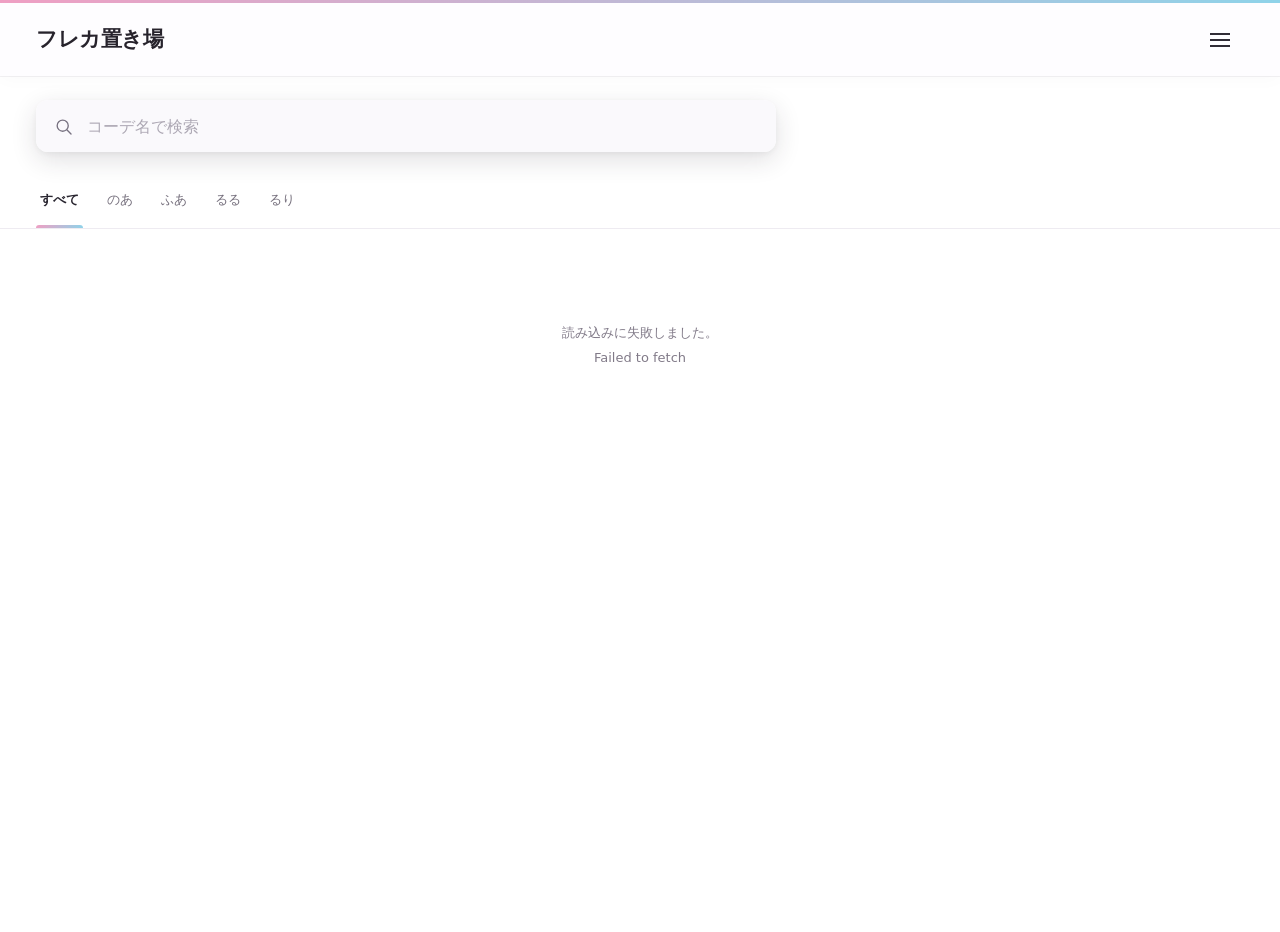
<file: index.html>
<!doctype html><html lang="ja"><head><meta charset="UTF-8"><meta name="viewport" content="width=device-width,initial-scale=1"><meta name="theme-color" content="#ffffff"><title>フレカ置き場 - のあ</title><link rel="stylesheet" href="assets/style.css?v=floating-search-only-20261124"></head><body data-page="view"><div id="app"></div><script src="assets/config.js?v=site-c-gas-cutover-20261123"></script><script src="assets/core.js?v=site-c-admin-selector-fix-20261123"></script><script src="assets/view.js?v=site-c-public-newest-first-20261123"></script></body></html>
</file>
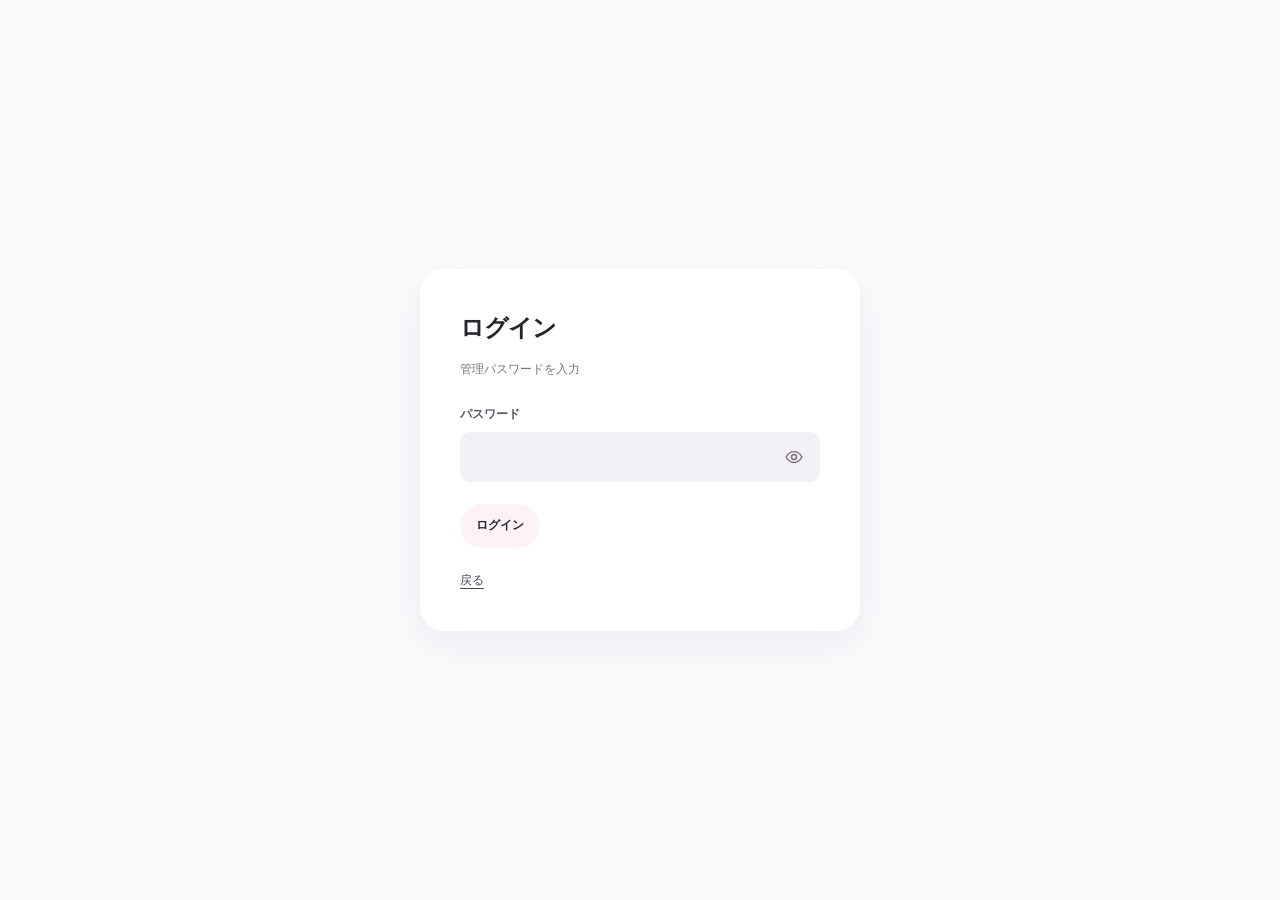
<file: edit.html>
<!doctype html><html lang="ja"><head><meta charset="UTF-8"><meta name="viewport" content="width=device-width,initial-scale=1"><meta name="theme-color" content="#ffffff"><title>フレカ置き場 - のあ</title><link rel="stylesheet" href="assets/style.css?v=admin-floating-search-20261124"></head><body data-page="edit"><div id="app"></div><script src="assets/config.js?v=site-c-gas-cutover-20261123"></script><script src="assets/core.js?v=site-c-admin-selector-fix-20261123"></script><script src="assets/edit.js?v=login-copy-and-tab-title-20261123"></script></body></html>
</file>
<file: assets/style.css>
/*
 * Site D — 4.11B / Material-inspired minimal layout
 * A alternative remains entirely separate as v4.10.
 * The same JS, data contracts, page routes, and accessibility semantics are retained.
 * Design principle: whitespace first, lines only when needed, accent only as state.
 */
@property --theme-color { syntax: '<color>'; inherits: true; initial-value: #eaa1bf; }
:root {
  --theme-background: #eaa1bf;
  --old-theme-background: #eaa1bf;
  --theme-color: #eaa1bf;
  --theme-on: #171717;
  --theme-soft: rgba(234,161,191,.13);
  --theme-line: rgba(234,161,191,.35);
  --txt: #25232b;
  --muted: #77747f;
  --quiet: #9895a0;
  --line: #eeebf1;
  --line-strong: #ddd9e2;
  --bg: #faf9fc;
  --surface: #ffffff;
  --surface-soft: #f3f1f6;
  --surface-active: #f0ecf5;
  --danger: #b04452;
  --radius-small: 8px;
  --radius-medium: 12px;
  --radius-dialog: 24px;
  --ease: cubic-bezier(.2,.75,.25,1);
}
* { box-sizing: border-box; }
html { scroll-behavior: smooth; }
body {
  margin: 0;
  min-width: 320px;
  background: var(--surface);
  color: var(--txt);
  font: 14px/1.6 'Noto Sans JP','Hiragino Kaku Gothic ProN', 'Yu Gothic', system-ui, sans-serif;
  font-weight: 400;
  -webkit-font-smoothing: antialiased;
}
body[data-page="view"] { padding-bottom: 32px; }
button,input,textarea,select { font: inherit; }
button { cursor: pointer; -webkit-tap-highlight-color: transparent; }
button:disabled { opacity: .38; cursor: default; }
button:focus-visible, input:focus-visible, select:focus-visible, textarea:focus-visible, a:focus-visible, .ownership-option:focus-within {
  outline: 2px solid #6b5b81; outline-offset: 3px;
}
a { color: inherit; }
svg { width: 20px; height: 20px; fill: none; stroke: currentColor; stroke-width: 1.7; stroke-linecap: round; stroke-linejoin: round; }
.hidden { display: none !important; }
#app { min-height: 100dvh; }

/* 1 — Top app bar: flat surface, small dynamic theme rule (no decorations). */
.app-header { position: sticky; top: 0; z-index: 30; background: var(--surface); }
.title-bar { position: relative; isolation: isolate; background: var(--surface); color: var(--txt); }
.title-bar::after { content: ''; position: absolute; top: 0; left: 0; right: 0; height: 4px; background: var(--theme-background); z-index: 1; }
.title-bar::before { content:''; position:absolute; inset: 0 0 auto; height: 4px; z-index:2; pointer-events:none; background:var(--old-theme-background); opacity: 0; }
.theme-changing .title-bar::before { animation: b-accent-crossfade 700ms ease both; }
@keyframes b-accent-crossfade { from { opacity: 1; } to { opacity: 0; } }
.header-inner { max-width: 1440px; min-height: 76px; margin: auto; padding: 12px 36px 9px; display: flex; align-items: center; justify-content: space-between; gap: 16px; }
.app-title { font-size: 21px; font-weight: 700; letter-spacing: -.025em; color: #27232c; }
.header-actions,.view-header-actions { display:flex; align-items:center; gap:14px; }
.header-date { color:var(--muted); white-space:nowrap; font-size: 11px; letter-spacing: .02em; }
.hamburger { width: 48px; height: 48px; display:flex; flex-direction:column; align-items:center; justify-content:center; gap:5px; border:0; background:transparent; color:#302c36; padding:9px; border-radius:24px; transition:background 180ms ease; }
.hamburger:hover,.hamburger[aria-expanded="true"] { background:var(--surface-soft); }
.hamburger span { width:21px; height:2px; display:block; background:currentColor; border-radius:3px; transition:transform 250ms var(--ease),opacity 180ms ease; }
.hamburger[aria-expanded="true"] span:first-child { transform:translateY(7px) rotate(45deg); }
.hamburger[aria-expanded="true"] span:nth-child(2) { opacity:0; }
.hamburger[aria-expanded="true"] span:last-child { transform:translateY(-7px) rotate(-45deg); }

/* 2 — Modal navigation sheet; keeps the exact original hamburger behaviors. */
.menu-scrim { position:fixed; inset:0; z-index:79; background:rgba(22,18,30,.27); opacity:0; visibility:hidden; pointer-events:none; transition:opacity 300ms ease,visibility 0s linear 310ms; }
.hamburger-panel { position:fixed; right:0; top:0; bottom:0; z-index:80; width:min(344px, calc(100vw - 36px)); display:flex; flex-direction:column; gap:2px; padding:108px 20px 32px; overflow-y:auto; background:var(--surface); box-shadow:-14px 0 55px rgba(34,27,47,.12); opacity:0; transform:translateX(28px); visibility:hidden; pointer-events:none; transition:opacity 260ms ease,transform 300ms var(--ease),visibility 0s linear 310ms; }
.hamburger-panel::before { content:'メニュー'; position:absolute; top:42px; left:36px; font-size:21px; font-weight:700; letter-spacing:-.02em; }
.hamburger-panel :is(a,button) { display:block; width:100%; border:0; border-radius:12px; padding:15px 18px; text-align:left; color:#433e49; font-size:14px; font-weight:500; background:transparent; text-decoration:none; transition:background-color 180ms ease; }
.hamburger-panel :is(a,button):hover { background:#f3f1f6; }
.hamburger-panel .selected { background:var(--theme-soft); font-weight:700; }
/* Close control floats above the drawer, independent of the sliding sheet.
   Its bounds are taken from the header hamburger at the moment of opening. */
.drawer-close {
  position: fixed;
  z-index: 83;
  display: grid;
  place-items: center;
  padding: 0;
  border: 0;
  border-radius: 50%;
  background: transparent;
  color: #302c36;
  font-size: 28px;
  font-weight: 300;
  line-height: 1;
  opacity: 0;
  visibility: hidden;
  pointer-events: none;
  transform: scale(.92);
  transition: opacity 180ms ease, transform 240ms var(--ease), visibility 0s linear 250ms, background-color 180ms ease;
}
.drawer-close.is-open {
  opacity: 1;
  visibility: visible;
  pointer-events: auto;
  transform: scale(1);
  transition-delay: 0s;
}
.drawer-close:hover { background: var(--surface-soft); }
.drawer-close:focus-visible { outline: 2px solid #6b5b81; outline-offset: -3px; }

.hamburger-panel > a:first-of-type { border-bottom:1px solid var(--line); border-radius:0; margin-bottom:12px; padding-bottom:23px; }
.hamburger-panel > a:first-of-type:hover { background:var(--surface-soft); border-radius:12px; }
.menu-scrim.is-open,.hamburger-panel.is-open { opacity:1; visibility:visible; pointer-events:auto; transition-delay:0ms; }
.hamburger-panel.is-open { transform:translateX(0); }

/* 3 — Search and filters: whitespace, no decorated input borders. */
.container { max-width:1440px; margin:0 auto; padding:24px 36px; }
.search { max-width:740px; min-height:52px; display:flex; align-items:center; gap:14px; padding:0 18px; background:var(--surface-soft); border:0; border-radius:var(--radius-medium); box-shadow:none; transition:background 200ms ease,box-shadow 200ms ease; }
.search:focus-within { background:#eeebf3; box-shadow:inset 0 -2px #777086; }
.search svg { color:#777280; width:19px; height:19px; flex-shrink:0; }
.search input { flex:1; min-width:0; padding:13px 0; background:transparent; color:var(--txt); border:0; outline:0; font-size:16px; }
.search input::placeholder { color:#86818e; }
.desktop-tabs { max-width:1440px; margin:auto; padding:0 36px; display:flex; align-items:stretch; gap:20px; overflow-x:auto; scrollbar-width:none; border-bottom:1px solid var(--line); }
.desktop-tabs::-webkit-scrollbar { display:none; }
.char-tab { position:relative; flex-shrink:0; white-space:nowrap; border:0; border-radius:0; background:transparent!important; padding:12px 4px 15px; min-height:52px; color:#77717e; font-size:13px; font-weight:500; transition:color 230ms ease; }
.char-tab::after { content:''; position:absolute; left:0; right:0; height:3px; bottom:0; border-radius:3px 3px 0 0; background:var(--theme-background); transform:scaleX(0); transform-origin:center; transition:transform 280ms var(--ease); }
.char-tab:hover { color:#34303b; }
.char-tab.active { color:#292630; font-weight:700; }
.char-tab.active::after { transform:scaleX(1); }

/* 4 — Public gallery: image-led, not a grid of framed rectangles. */
.card-grid { display:grid; grid-template-columns:repeat(2,minmax(0,1fr)); gap:26px 16px; align-items:start; }
.freca-card { min-width:0; background:transparent; border:0; border-radius:0; box-shadow:none; overflow:visible; }
.card-picture { background:#f2f0f5; aspect-ratio:59 / 86; overflow:hidden; border-radius:7px; display:flex; align-items:center; justify-content:center; cursor:zoom-in; transition:box-shadow 220ms ease; }
.card-picture img { width:100%; height:100%; object-fit:cover; transition:transform 300ms var(--ease); }
.freca-card:hover .card-picture { box-shadow:0 6px 18px rgba(36,29,43,.08); }
.freca-card:hover .card-picture img { transform:scale(1.018); }
.card-detail { padding:11px 2px 0; }
.card-chara { color:#292530; font-size:13px; font-weight:650; line-height:1.45; }
.card-code { color:#76717d; font-size:12px; line-height:1.55; margin-top:4px; overflow-wrap:anywhere; }
.empty-image { display:flex; flex-direction:column; align-items:center; justify-content:center; gap:8px; color:#a29da9; }
.empty-image span { font-size:26px; font-weight:300; }
.empty-image small { font-size:12px; }
.placeholder-panel { grid-column:1 / -1; text-align:center; padding:68px 12px; color:#817a88; font-size:13px; background:transparent; border:0; border-radius:0; box-shadow:none; line-height:1.9; }
.pager { display:flex; justify-content:center; gap:6px; flex-wrap:wrap; margin:24px auto; }
.pager button { width:42px; height:42px; border:0; border-radius:50%; background:transparent; color:#77717e; }
.pager button:hover { background:#f0eef3; }
.pager button.active { color:#242029; background:var(--theme-soft); font-weight:700; }
.pager-ellipsis { display:grid; place-items:center; width:28px; color:#9a95a1; }
.bottom-nav { display:none; }

/* 5 — Forms and simple actions. The only filled actions are primary. */
.btn { min-height:40px; padding:9px 16px; border:0; border-radius:22px; color:#544d5b; background:var(--surface-soft); font-size:12px; font-weight:600; transition:background 160ms ease,transform 160ms ease; }
.btn:hover { background:#eae6ef; }
.btn:active,.tiny-btn:active { transform:scale(.982); }
.btn.primary { color:#28232e; background:var(--theme-soft); font-weight:700; }
.btn.primary:hover { filter:brightness(.97); }
.btn.danger,.tiny-btn.danger { color:var(--danger); }
.tiny-btn { background:transparent; border:0; border-radius:18px; padding:7px 13px; font-size:12px; font-weight:500; color:#5c5663; transition:background 180ms ease, transform 180ms ease; }
.tiny-btn:hover { background:var(--surface-soft); }
.row { display:flex; align-items:center; flex-wrap:wrap; gap:8px; }
.row.between { justify-content:space-between; }
.note { margin:0; font-size:12px; line-height:1.8; color:var(--muted); font-weight:400; }
.section-head { display:flex; align-items:center; justify-content:space-between; gap:16px; margin:6px 0 20px; }
.section-head h2 { margin:0; color:#292531; font-size:22px; font-weight:700; letter-spacing:-.035em; line-height:1.35; }
.section-head h2 small { font-size:12px; font-weight:400; margin-left:8px; letter-spacing:0; }

/* 6 — Auth: compact neutral form, only one elevated functional surface. */
.auth-screen { min-height:100dvh; display:grid; place-items:center; padding:32px 16px; background:var(--bg); }
.login-panel { width:min(440px,100%); padding:40px; background:#fff; border:0; border-radius:24px; box-shadow:0 14px 40px rgba(36,30,45,.06); }
.login-panel h1 { margin:0 0 12px; font-size:24px; letter-spacing:-.035em; }
.login-panel form { margin-top:24px; }
.login-panel .btn { margin-top:4px; min-height:44px; }
.login-panel > .note:last-child { margin-top:22px; }
.login-panel a { color:#4c4359; text-underline-offset:4px; }
.login-panel .password-control{display:block;position:relative;width:100%;}
.login-panel .password-control input{padding-right:58px;}
.login-panel .password-peek{position:absolute;top:0;right:0;bottom:0;width:52px;display:grid;place-items:center;border:0;border-radius:0 10px 10px 0;background:transparent;color:#77717e;cursor:pointer;touch-action:none;-webkit-user-select:none;user-select:none;padding:0;}
.login-panel .password-peek[aria-pressed="true"]{color:#28252e;}
.login-panel .password-peek:focus-visible{outline:2px solid #777086;outline-offset:-3px;}
.field { display:grid; gap:8px; margin:18px 0; font-size:12px; font-weight:650; color:#5d5865; }
.field input,.field select,.field textarea { width:100%; min-height:48px; border:0; border-radius:10px; background:var(--surface-soft); color:#28252e; padding:12px 14px; font-size:16px; outline:0; }
.field textarea { min-height:100px; resize:vertical; line-height:1.7; }
.field input:focus,.field select:focus,.field textarea:focus { box-shadow:inset 0 -2px #777086; }

/* 7 — Edit dashboard, understated hierarchy and flat item rows. */
.admin-shell { width:min(100%,1320px); margin:0 auto; padding:36px 38px 90px; }
.animated-content { animation:b-content-fade 230ms ease both; }
@keyframes b-content-fade { from { opacity:.7; transform:translateY(5px); } to { opacity:1; transform:translateY(0); } }
.admin-shell .search { margin-bottom:16px; max-width:740px; }
.sub-tabs { display:flex; width:fit-content; align-items:center; gap:26px; margin:0 0 36px; border-bottom:1px solid var(--line-strong); }
.sub-tab { position:relative; border:0; border-radius:0; color:#77717e; background:transparent; padding:10px 0 14px; min-height:44px; font-size:14px; font-weight:500; }
.sub-tab.active { color:#2b2731; font-weight:700; }
.sub-tab.active::after { content:''; position:absolute; height:3px; bottom:-1px; left:0; right:0; border-radius:3px; background:var(--theme-background); }
.character-filter { display:flex; align-items:center; gap:10px; width:100%; margin:14px 0 26px; min-height:44px; }
.filter-all { flex:0 0 auto; min-width:60px; }
.filter-scroll { display:flex; gap:4px; flex:1; min-width:0; overflow-x:auto; scrollbar-width:none; padding:0; overscroll-behavior-inline:contain; }
.filter-scroll::-webkit-scrollbar { display:none; }
.filter-pill { position:relative; flex:0 0 auto; border:0; background:transparent; color:#706a77; padding:10px 16px; border-radius:24px; min-height:42px; white-space:nowrap; font-size:12px; font-weight:500; transition:background-color 200ms ease, color 200ms ease; }
.filter-pill.active { background:var(--item-soft); color:#25222c; font-weight:700; }
.filter-pill:hover { background:#f3f1f6; }
.admin-card-grid { display:grid; grid-template-columns:repeat(2,minmax(0,1fr)); gap:28px 18px; margin-top:28px; }
.admin-card { min-width:0; background:transparent; border:0; border-radius:0; box-shadow:none; overflow:visible; }
.admin-image { display:grid; place-items:center; height:190px; background:#f1eff4; border-radius:7px; cursor:zoom-in; overflow:hidden; }
.admin-image img { width:100%; height:100%; object-fit:cover; }
.admin-card-body { padding:13px 2px; }
.admin-title { font-size:14px; font-weight:650; overflow-wrap:anywhere; }
.admin-sub { font-size:12px; color:var(--muted); margin:4px 0 8px; }

/* 8 — Ownership: one row per outfit, chips only for printed characters. */
.owned-grid { display:grid; grid-template-columns:repeat(1,minmax(0,1fr)); gap:0; margin-top:22px; }
.owned-card { padding:20px 1px 21px; border:0; border-radius:0; border-bottom:1px solid var(--line); background:transparent; box-shadow:none; }
.owned-card strong { font-size:15px; font-weight:650; }
.owned-card > .note { margin-top:2px; }
.chip-row { display:flex; flex-wrap:wrap; gap:8px; margin:13px 0 4px; }
.chip { display:inline-flex; align-items:center; gap:4px; padding:4px 12px; background:var(--item-soft); color:#3c3743; border:0; border-radius:19px; font-size:11px; font-weight:500; }
.owned-card .row { margin-top:12px; }

/* 9 — Print plans: section label and hairline separators instead of panels. */
.plan-heading { margin:42px 0 16px; font-size:20px; font-weight:700; letter-spacing:-.03em; }
.plan-set { margin:0 0 30px; background:transparent; border:0; border-radius:0; box-shadow:none; overflow:visible; }
.plan-set-head { display:flex; justify-content:flex-start; padding:12px 1px 10px; background:transparent; color:#77717d; border-bottom:1px solid var(--line-strong); font-size:12px; font-weight:600; }
.plan-item { display:flex; align-items:center; gap:14px; padding:16px 1px; min-width:0; border-bottom:1px solid var(--line); }
.plan-item input[type=checkbox] { flex:0 0 auto; width:19px; height:19px; accent-color:#655d70; cursor:pointer; }
.plan-content { min-width:0; flex:1; overflow:hidden; }
.plan-item .name { color:#33303b; font-weight:600; font-size:14px; overflow:hidden; text-overflow:ellipsis; white-space:nowrap; }

.plan-note { font-size:12px; margin-top:3px; color:#898590; line-height:1.5; white-space:nowrap; overflow:hidden; text-overflow:ellipsis; }
.plan-actions { flex:0 0 auto; display:flex; align-items:center; gap:0; flex-wrap:nowrap; }
.plan-actions .tiny-btn { font-size:11px; padding:8px 11px; min-width:40px; }
@keyframes b-check-pop { 0%{transform:scale(.85)} 65%{transform:scale(1.09)} 100%{transform:scale(1)} }
.plan-item.just-checked input[type=checkbox] { animation:b-check-pop 200ms ease-out; }

/* 10 — Color settings: flat editable rows with an intentional preview swatch. */
.color-grid { display:grid; grid-template-columns:repeat(1,minmax(0,1fr)); gap:0 36px; margin-top:18px; }
.color-card { border:0; border-radius:0; border-bottom:1px solid var(--line); background:transparent; padding:22px 0 23px; display:grid; gap:12px; }
.color-card > strong { font-size:15px; font-weight:650; }
.color-mode { display:flex; gap:22px; flex-wrap:wrap; }
.color-mode label { display:inline-flex; align-items:center; gap:7px; font-size:12px; color:#696373; cursor:pointer; }
.color-mode input { accent-color:#665c77; }
.color-control { display:flex; align-items:center; gap:14px; }
.color-control input[type=color] { width:44px; height:44px; border:0; background:none; padding:0; cursor:pointer; }
.color-control input[type=text] { flex:1; width:100%; min-width:0; border:0; border-radius:10px; background:var(--surface-soft); padding:12px 14px; font-size:14px; text-transform:uppercase; }
.color-sample { width:100%; min-height:43px; display:grid; place-items:center; background:var(--sample); color:var(--sample-on); font-weight:600; font-size:12px; border-radius:6px; }

/* 11 — Ownership multiple-selection dialog. */
.owned-select-caption { display:flex; justify-content:space-between; gap:14px; color:#4b4651; font-size:13px; margin:22px 0 10px; }
.owned-select-caption > span { color:var(--muted); font-size:11px; }
.ownership-options { display:grid; grid-template-columns:repeat(3,minmax(0,1fr)); gap:8px; }
.ownership-option { display:flex; justify-content:center; align-items:center; gap:5px; cursor:pointer; background:#f4f2f7; color:#6b6572; border:0; border-radius:11px; min-height:44px; padding:8px 4px; font-size:12px; transition:background-color 180ms ease; white-space:nowrap; }
.ownership-option.chosen { background:var(--item-soft); color:#302b35; font-weight:700; }
.ownership-option input { position:absolute; width:1px; height:1px; opacity:0; pointer-events:none; }
.ownership-option .tick { visibility:hidden; }
.ownership-option.chosen .tick { visibility:visible; }

/* 12 — Modal/dialog surfaces are purposefully elevated (not a layout grid). */
.overlay,.dialog-shade { position:fixed; inset:0; z-index:70; background:rgba(27,23,34,.5); display:grid; place-items:center; padding:20px; animation:b-overlay-in 180ms ease both; }
.overlay { z-index:60; }
.overlay img { max-width:min(520px,92vw); max-height:87vh; object-fit:contain; border-radius:8px; box-shadow:0 18px 60px rgba(20,14,30,.2); }
.overlay-close { position:fixed; right:25px; top:20px; width:44px; height:44px; border:0; background:white; color:#4c4554; border-radius:50%; font-size:24px; }
.dialog { background:#fff; width:min(520px,100%); max-height:90dvh; overflow-y:auto; padding:26px 30px 30px; border:0; border-radius:var(--radius-dialog); box-shadow:0 24px 90px rgba(28,23,34,.19); animation:b-dialog-in 250ms var(--ease) both; }
.dialog h2 { font-size:20px; font-weight:700; margin:0; }
.dialog-actions { display:flex; justify-content:flex-end; gap:10px; margin-top:28px; }
.preview { width:100%; min-height:148px; display:grid; place-items:center; background:var(--surface-soft); border:0; border-radius:9px; overflow:hidden; font-size:12px; color:#827d89; }
.preview img { width:auto; height:148px; max-width:100%; object-fit:contain; }
@keyframes b-overlay-in { from{opacity:0} to{opacity:1} }
@keyframes b-dialog-in { from{opacity:0;transform:translateY(10px) scale(.99)} to{opacity:1;transform:translateY(0) scale(1)} }
.toast { position:fixed; z-index:110; left:50%; bottom:26px; transform:translateX(-50%); padding:12px 20px; background:#353039; color:white; border-radius:24px; font-size:12px; opacity:0; pointer-events:none; transition:opacity 200ms ease; box-shadow:0 7px 25px rgba(25,22,29,.15); }
.toast.show { opacity:1; }

/* Responsive columns and rhythm */
@media(min-width:700px) {
  .card-grid { grid-template-columns:repeat(4,minmax(0,1fr)); gap:30px 20px; }
  .admin-card-grid { grid-template-columns:repeat(3,minmax(0,1fr)); gap:30px 22px; }
  .owned-grid { grid-template-columns:repeat(2,minmax(0,1fr)); column-gap:42px; }
  .color-grid { grid-template-columns:repeat(2,minmax(0,1fr)); }
}
@media(min-width:1100px) {
  .card-grid { grid-template-columns:repeat(5,minmax(0,1fr)); gap:36px 24px; }
  .admin-card-grid { grid-template-columns:repeat(4,minmax(0,1fr)); }
}
@media(min-width:1400px) { .card-grid { grid-template-columns:repeat(6,minmax(0,1fr)); } }

@media(max-width:699px) {
  body[data-page="view"] { padding-bottom:90px; }
  .header-inner { min-height:66px; padding:9px 16px 6px; }
  .app-title { font-size:17px; }
  .header-date { font-size:10px; }
  .header-actions,.view-header-actions { gap:5px; }
  .hamburger { width:44px; height:44px; }
  .container { padding:18px 16px; }
  .desktop-tabs { display:none; }
  .card-grid { grid-template-columns:repeat(2,minmax(0,1fr)); gap:24px 12px; }
  .card-picture { border-radius:5px; }
  .card-detail { padding:9px 1px 0; }
  .card-chara { font-size:12px; }
  .card-code { font-size:11px; }
  .bottom-nav { display:block; position:fixed; left:0; right:0; bottom:0; z-index:40; height:77px; background:var(--surface); box-shadow:0 -3px 22px rgba(30,26,37,.07); }
  .bottom-nav-inner { display:flex; align-items:center; gap:10px; width:100%; height:100%; padding:0 12px; }
  .bottom-all { display:flex; align-items:center; justify-content:center; flex:0 0 58px; padding:10px 4px; border:0; background:transparent; border-radius:17px; font-size:11px; color:#736e7a; min-height:42px; }
  .bottom-all.active { background:var(--item-soft); color:#302b35; font-weight:700; }
  .nav-scroller { display:block; flex:1; min-width:0; height:100%; overflow-x:auto; scroll-snap-type:x mandatory; scrollbar-width:none; }
  .nav-scroller::-webkit-scrollbar { display:none; }
  .nav-track { display:flex; width:100%; height:100%; }
  .nav-slide { flex:0 0 100%; width:100%; height:100%; display:flex; align-items:center; gap:2px; padding:0; scroll-snap-align:start; }
  .bottom-char { flex:1 1 0; width:0; min-width:0; min-height:42px; display:grid; place-items:center; padding:10px 1px; border:0; border-radius:17px; background:transparent; color:#746f7c; font-size:11px; transition:background 260ms ease; }
  .bottom-char.active { background:var(--item-soft); color:#292531; font-weight:700; }
  .bottom-char:not(.active):active,.bottom-all:not(.active):active { background:var(--surface-soft); }
  .admin-shell { padding:26px 16px 72px; }
  .section-head { margin:2px 0 20px; }
  .section-head h2 { font-size:18px; }
  .section-head .btn { padding:9px 13px; font-size:11px; min-height:39px; }
  .sub-tabs { gap:26px; margin-bottom:28px; }
  .character-filter { gap:5px; margin:10px 0 23px; }
  .filter-pill { padding:10px 13px; }
  .admin-card-grid { gap:25px 14px; }
  .admin-image { height:160px; }
  .admin-card-body { padding:10px 0; }
  .owned-card { padding:20px 0; }
  .plan-heading { font-size:18px; margin:36px 0 14px; }
  .plan-item { gap:9px; padding:14px 0; }
  .plan-actions { gap:0; }
  .plan-actions .tiny-btn { min-width:34px; padding:7px 7px; font-size:11px; }
  .dialog { padding:22px 20px 25px; border-radius:20px; }
  .color-grid { grid-template-columns:1fr; }
  .hamburger-panel { width:min(340px,calc(100vw - 32px)); }
}
@media(prefers-reduced-motion:reduce) {
  *,*::before,*::after { scroll-behavior:auto!important; animation-duration:.001ms!important; transition-duration:.001ms!important; }
}


/* ======================================================================
   SITE D 4.11D — design D: B's structural minimalism + C's glass & motion
   No JS or backend contracts changed. Keep as an independent CSS variant.
   Glass belongs to navigation and temporary overlays, NOT content cards.
   ====================================================================== */
:root {
  --d-spring: cubic-bezier(.22,1,.36,1);
  --d-glass: rgba(254,253,255,.84);
  --d-solid: #fff;
  --d-glass-stroke: rgba(255,255,255,.72);
}
/* B-like flat page, with C-like luminous/frosted top navigation. */
body { background:#fff; }
.app-header {
  background:transparent;
  isolation:isolate;
}
.title-bar {
  background:var(--d-glass);
  -webkit-backdrop-filter:blur(24px) saturate(1.4);
  backdrop-filter:blur(24px) saturate(1.4);
  box-shadow:0 1px 0 rgba(61,52,72,.065), 0 3px 18px rgba(50,36,59,.025);
}
/* Keep B's narrow accent rather than C's full tinted block. */
.title-bar::after,.title-bar::before { height:3px; }
.app-title { letter-spacing:-.02em; }
.hamburger,
.hamburger span { transition-duration:260ms; transition-timing-function:var(--d-spring); }
.hamburger:hover { background:rgba(235,231,240,.55); }
.hamburger:active { transform:scale(.94); }
/* C-inspired glass navigation sheet, still in B's right drawer geometry.
   Position of close X is set from the hamburger's actual rect by B.1 JS. */
.menu-scrim {
  background:rgba(28,23,35,.21);
  -webkit-backdrop-filter:blur(0px);
  backdrop-filter:blur(0px);
  transition:opacity 380ms ease,backdrop-filter 380ms ease,
             -webkit-backdrop-filter 380ms ease,visibility 0s linear 410ms;
}
.menu-scrim.is-open {
  -webkit-backdrop-filter:blur(4px);
  backdrop-filter:blur(4px);
  transition-delay:0s;
}
.hamburger-panel {
  background:rgba(251,250,254,.94);
  border-left:1px solid var(--d-glass-stroke);
  -webkit-backdrop-filter:blur(34px) saturate(1.45);
  backdrop-filter:blur(34px) saturate(1.45);
  box-shadow:-18px 0 65px rgba(38,29,48,.14),inset 1px 0 rgba(255,255,255,.7);
  transform:translate3d(32px,0,0) scale(.992);
  transform-origin:right center;
  filter:blur(3px);
  transition:opacity 320ms ease,transform 410ms var(--d-spring),filter 320ms ease,visibility 0s linear 425ms;
}
.hamburger-panel.is-open {
  transform:translate3d(0,0,0) scale(1);
  filter:blur(0px);
}
.hamburger-panel :is(a,button) {
  transition:background-color 200ms ease,color 190ms ease,transform 240ms var(--d-spring);
}
.hamburger-panel :is(a,button):hover {
  background:rgba(231,228,238,.7);
  transform:translateX(2px);
}
.drawer-close {
  transition:opacity 220ms ease,transform 290ms var(--d-spring),visibility 0s linear 330ms,background-color 200ms ease;
}
.drawer-close.is-open { transition-delay:0s; }
.drawer-close:hover { background:rgba(236,233,242,.82); }
/* Keep B's no-outline search field, give it restrained C-like tactility. */
.search {
  background:rgba(243,241,246,.94);
  transition:background-color 230ms ease,box-shadow 250ms ease,transform 250ms var(--d-spring);
}
.search:focus-within {
  background:rgba(241,238,246,.98);
  box-shadow:inset 0 -2px rgba(109,94,128,.55), 0 3px 15px rgba(45,36,54,.04);
}
/* Tabs stay understated B-style, but transitions feel more fluid. */
.char-tab { transition:color 320ms ease; }
.char-tab::after { transition:transform 390ms var(--d-spring); }
.filter-pill,.bottom-char,.bottom-all {
  transition:background-color 400ms var(--d-spring),color 260ms ease,transform 210ms var(--d-spring);
}
/* Gallery remains visually identical in structure to B. Card entrance is C-like. */
@keyframes d-card-enter {
  from { opacity:0; transform:translate3d(0,9px,0) scale(.994); }
  to   { opacity:1; transform:translate3d(0,0,0) scale(1); }
}
.animated-grid .freca-card {
  animation:d-card-enter 360ms var(--d-spring) both;
  animation-delay:var(--stagger,0ms);
}
.card-picture { transition:box-shadow 280ms ease,transform 380ms var(--d-spring); }
.card-picture img { transition:transform 450ms var(--d-spring); }
@media (hover:hover) {
  .freca-card:hover .card-picture { transform:translateY(-2px); }
  .filter-pill:hover:not(.active) { background:#f1eff5; }
  .btn:hover,.tiny-btn:hover { transform:translateY(-1px); }
}
/* C-like responsive gestures for actions. No excessive bounce. */
.btn,.tiny-btn,.pager button,.sub-tab {
  transition:background-color 220ms ease,color 220ms ease,transform 210ms var(--d-spring),box-shadow 220ms ease;
}
.btn:active,.tiny-btn:active,.pager button:active,.sub-tab:active { transform:scale(.97); }
.animated-content { animation:d-content-enter 320ms var(--d-spring) both; }
@keyframes d-content-enter {
  from { opacity:.45; transform:translateY(9px); }
  to { opacity:1; transform:translateY(0); }
}
.plan-item.just-checked input[type=checkbox] { animation:d-check-pop 240ms var(--d-spring); }
@keyframes d-check-pop { 0%{transform:scale(.84)} 65%{transform:scale(1.07)} 100%{transform:scale(1)} }
/* Temporary controls are glass; content rows/cards stay B-flat. */
.dialog-shade,.overlay {
  background:rgba(26,22,35,.42);
  -webkit-backdrop-filter:blur(6px);
  backdrop-filter:blur(6px);
  animation:d-scrim-enter 230ms ease-out both;
}
.dialog {
  background:rgba(253,252,255,.96);
  border:1px solid rgba(255,255,255,.88);
  border-radius:21px;
  box-shadow:0 26px 80px rgba(27,22,35,.18);
  -webkit-backdrop-filter:blur(30px) saturate(1.3);
  backdrop-filter:blur(30px) saturate(1.3);
  animation:d-dialog-enter 320ms var(--d-spring) both;
}
@keyframes d-scrim-enter { from { opacity:0; } to { opacity:1; } }
@keyframes d-dialog-enter {
  from { opacity:0; transform:translateY(12px) scale(.985); }
  to { opacity:1; transform:translateY(0) scale(1); }
}
.overlay-close { background:rgba(255,255,255,.91); -webkit-backdrop-filter:blur(16px);backdrop-filter:blur(16px); }
/* Mobile: glass navigation bar across full width, not a floating capsule.
   Preserves B's single horizontal row and the 4-group slide interaction. */
@media(max-width:699px){
  .bottom-nav {
    background:rgba(253,252,255,.81);
    border-top:1px solid rgba(255,255,255,.86);
    -webkit-backdrop-filter:blur(27px) saturate(1.5);
    backdrop-filter:blur(27px) saturate(1.5);
    box-shadow:0 -5px 28px rgba(36,28,47,.09), inset 0 1px 0 rgba(255,255,255,.74);
    padding-bottom:env(safe-area-inset-bottom,0px);
    height:calc(77px + env(safe-area-inset-bottom,0px));
  }
  body[data-page="view"] { padding-bottom:calc(100px + env(safe-area-inset-bottom,0px)); }
  .bottom-nav-inner { height:77px; }
  .hamburger-panel { background:rgba(251,250,254,.96); }
  .plan-actions .tiny-btn { min-height:42px; }
}
/* No blur in constrained environments and honor system accessibility. */
@supports not ((backdrop-filter:blur(3px)) or (-webkit-backdrop-filter:blur(3px))){
  .title-bar,.hamburger-panel,.bottom-nav,.dialog{background:var(--d-solid);}
  .menu-scrim,.dialog-shade,.overlay{background:rgba(28,23,35,.35);}
}
@media(prefers-reduced-transparency:reduce){
  .title-bar,.hamburger-panel,.bottom-nav,.dialog{
    background:#fff!important;-webkit-backdrop-filter:none!important;backdrop-filter:none!important;
  }
  .menu-scrim,.dialog-shade,.overlay{-webkit-backdrop-filter:none!important;backdrop-filter:none!important;}
}
@media(prefers-contrast:more){
  .title-bar,.bottom-nav{background:#fff;border-color:#a19baa;}
  .hamburger-panel{background:#fff;}
}
@media(prefers-reduced-motion:reduce){
  .hamburger-panel,.menu-scrim,.drawer-close,.animated-grid .freca-card,.animated-content,.dialog,.overlay,.dialog-shade,
  .plan-item.just-checked input[type=checkbox]{animation:none!important;transition:none!important;filter:none!important;}
  .hamburger-panel{transform:translateX(0)!important;}
}

/* Site D v4.11D.1 — compact data-entry forms and understated contrast */
.search input::placeholder,.field input::placeholder,.field textarea::placeholder,
.upload-fields input::placeholder,.card-upload-url input::placeholder{color:#ada8b4;opacity:1}
.ownership-option.chosen{background:var(--item-soft);box-shadow:inset 0 0 0 1px var(--item-line);font-weight:700}
.filter-pill.active,.bottom-char.active,.bottom-all.active{background:var(--item-soft);box-shadow:inset 0 0 0 1px var(--item-line)}
.dialog-heading{margin-bottom:24px;align-items:center}
.dialog-x{display:grid;place-items:center;flex-shrink:0;width:40px;height:40px;border:0;border-radius:50%;background:transparent;color:#4c4754;font-size:25px;font-weight:300;line-height:1;transition:background .2s ease,transform .2s ease}
.dialog-x:hover{background:rgba(78,65,88,.08)}.dialog-x:active{transform:scale(.96)}
.ownership-dialog .field{margin:12px 0 20px}
.ownership-options{margin:14px 0 12px;gap:8px}
.dialog-actions{margin-top:24px}
/* Select files in an intentional drop area; one editable costume name per preview. */
.card-entry-dialog{width:min(620px,100%)}
.card-upload-zone{display:flex;flex-direction:column;gap:6px;align-items:center;justify-content:center;min-height:124px;background:rgba(243,240,248,.75);border:1px dashed #d9d4e0;border-radius:15px;color:#595263;cursor:pointer;transition:background .18s ease,border-color .18s ease}
.card-upload-zone:hover,.card-upload-zone.dragging,.card-upload-zone:focus-visible{background:#ebe6f2;border-color:#b8adca;outline-offset:2px}
.card-upload-zone.upload-busy{opacity:.7;pointer-events:none}
.upload-symbol{font-size:22px;font-weight:300;line-height:1}.card-upload-zone strong{font-size:13px;font-weight:600}.upload-hint{color:#9b94a2;font-size:11px}
.card-upload-url{display:flex;align-items:center;gap:10px;margin-top:10px}
.card-upload-url input{flex:1;min-width:0;padding:12px 14px;border:0;background:var(--surface-soft);border-radius:10px;font-size:14px}
.upload-entries{display:grid;gap:0;margin-top:18px}
.upload-entry{display:flex;align-items:center;gap:12px;min-width:0;padding:14px 0;border-bottom:1px solid var(--line)}
.upload-thumb{flex:0 0 76px;width:76px;height:88px;background:#f3f1f6;display:grid;place-items:center;overflow:hidden;border-radius:9px;color:#aaa3af;font-size:11px}
.upload-thumb img{width:100%;height:100%;object-fit:contain}
.upload-fields{display:grid;grid-template-columns:1fr;gap:7px;flex:1;min-width:0}
.upload-fields :is(input,select){width:100%;min-width:0;height:39px;padding:8px 11px;border:0;background:#f6f4f8;border-radius:8px;font-size:14px;color:#302a35}
.upload-remove{flex:0 0 32px;width:32px;height:32px;border:0;background:transparent;color:#756b7a;font-size:20px;border-radius:50%}.upload-remove:hover{background:#eeebf3}
.add-entry-link{margin-top:16px;padding:10px 0;background:none;border:0;color:#71657c;font-size:12px;font-weight:600;text-align:left}
.add-entry-link:hover{text-decoration:underline;text-underline-offset:4px}
@media(max-width:699px){.card-entry-dialog{padding:22px 18px}.card-upload-zone{min-height:105px}.upload-entry{gap:9px}.upload-thumb{flex-basis:65px;width:65px;height:78px}.upload-fields :is(input,select){font-size:16px}.dialog-x{width:42px;height:42px}}

/* v4.11D.2 — ownership heading removal, compact count and close X */
.ownership-dialog { position:relative; padding-top:40px; }
.ownership-dialog > .dialog-x { position:absolute; top:10px; right:14px; z-index:1; }
.ownership-count { margin:6px 0 0; font-size:11px; }


/* ===== v4.11D.3: requested mobile navigation and consistent search only ===== */
/* One shared search-field size, icon alignment, and left edge across pages. */
body[data-page="view"] .container > .search,
body[data-page="edit"] .admin-shell .search {
  display:flex;
  width:100%;
  max-width:740px;
  min-height:52px;
  height:52px;
  padding:0 18px;
  border-radius:var(--radius-medium);
  align-items:center;
  gap:14px;
  box-sizing:border-box;
}
body[data-page="view"] .container > .search input,
body[data-page="edit"] .admin-shell .search input {
  min-height:0;
  height:100%;
  padding:0;
  line-height:normal;
}
/* Desktop uses differently sized page wrappers; align search fields without
   moving the surrounding content or changing the layout of either page. */
@media (min-width:700px) {
  body[data-page="edit"] .admin-shell .search {
    width:min(740px, calc(100vw - 72px));
    max-width:none;
    margin-left:0;
  }
}
@media (max-width:699px) {
  /* Each character owns one thin color strip; no full-width strip. */
  /* Every group has FOUR equal-width slots, even groups of three or two. */
  body[data-page="view"] .nav-slide {
    justify-content:flex-start;
  }
  body[data-page="view"] .bottom-char {
    flex:0 0 calc((100% - 6px) / 4);
    width:calc((100% - 6px) / 4);
    min-width:0;
  }
  /* The four character slots keep equal widths, including the two-person group.
     Only the bottom edge receives color; nothing is pill-shaped. */
  body[data-page="view"] .bottom-all,
  body[data-page="view"] .bottom-char {
    position:relative;
    align-self:stretch;
    height:100%;
    background:transparent !important;
    border:0 !important;
    border-radius:0 !important;
    box-shadow:none !important;
  }
  body[data-page="view"] .bottom-all.active,
  body[data-page="view"] .bottom-char.active {
    background:transparent !important;
    box-shadow:none !important;
  }
  body[data-page="view"] .bottom-all::after,
  body[data-page="view"] .bottom-char::after {
    content:"";
    position:absolute;
    left:3px;
    right:3px;
    bottom:0;
    height:3px;
    background:var(--item-background,var(--item-color));
    pointer-events:none;
  }
}


/* Site D v4.11D.6 — only menu-line consistency and sticky, floating search. */
:root { --search-sticky-top: 76px; }
/* The three strokes keep exactly the same thickness, including flex layout. */
.hamburger span {
  box-sizing: border-box;
  flex: 0 0 2px;
  height: 2px;
  min-height: 2px;
  width: 21px;
  border-radius: 1px;
}
/* Viewer: the search wrapper is a sibling of the rest of the content so that
   sticky positioning is not constrained to a search-only parent. */
body[data-page="view"] .search-dock {
  position: sticky;
  top: var(--search-sticky-top);
  z-index: 29;
  background: rgba(255,255,255,.91);
  -webkit-backdrop-filter: blur(12px);
  backdrop-filter: blur(12px);
}
/* Admin: search fields are inside the same content container as their results. */
body[data-page="edit"] .admin-shell .search {
  position: sticky;
  top: calc(var(--search-sticky-top) + 12px);
  z-index: 29;
}
/* A subtle elevation, without changing width, height, margins or typography. */
body[data-page="view"] .search-dock > .search,
body[data-page="edit"] .admin-shell .search {
  background: rgb(250,249,252);
  box-shadow: 0 5px 18px rgba(39,32,49,.11), 0 1px 3px rgba(39,32,49,.035);
  transition: background 230ms ease, box-shadow 230ms ease;
}
body[data-page="view"] .search-dock > .search:focus-within,
body[data-page="edit"] .admin-shell .search:focus-within {
  background: rgb(250,248,253);
  box-shadow: 0 7px 22px rgba(39,32,49,.13), inset 0 -2px #777086;
}
@media (max-width: 699px) {
  :root { --search-sticky-top: 66px; }
}
@media (prefers-reduced-transparency: reduce) {
  body[data-page="view"] .search-dock { background:#fff; -webkit-backdrop-filter:none; backdrop-filter:none; }
}

/* Site D v4.11D.7 — requested changes only */
/* Use identical SVG rectangles for all three menu strokes. */
.hamburger .hamburger-lines {width:24px;height:24px;display:block;flex:none;stroke:none;fill:currentColor;}
.hamburger .hamburger-lines rect {fill:currentColor;stroke:none;}
 /* The X occupies the same spot as the hamburger; hide the underlying three bars while open. */
.hamburger[aria-expanded="true"] .hamburger-lines {opacity:0;visibility:hidden;}
/* Single image per outfit, aligned to the left of the existing ownership detail. */
.owned-card-layout {display:flex;align-items:flex-start;gap:14px;min-width:0;}
.owned-info {flex:1;min-width:0;}
.owned-thumb {flex:0 0 62px;width:62px;height:92px;display:flex;align-items:center;justify-content:center;background:#f5f4f7;border-radius:5px;overflow:hidden;color:#aaa5af;font-size:10px;}
.owned-thumb[role="button"] {cursor:zoom-in;}
.owned-thumb img {height:100%;width:100%;object-fit:contain;}
.ownership-image-picker {display:flex;align-items:center;gap:14px;margin:12px 0 20px;}
.ownership-image-preview {flex:0 0 64px;width:64px;height:96px;background:#f5f4f7;border-radius:5px;display:grid;place-items:center;overflow:hidden;color:#aaa5af;font-size:10px;}
.ownership-image-preview img {width:100%;height:100%;object-fit:contain;}
.ownership-image-actions {display:flex;align-items:flex-start;gap:10px;flex-wrap:wrap;}
.ownership-file-label {cursor:pointer;display:inline-flex;align-items:center;}
.ownership-file-label input {display:none;}
@media (max-width:699px){.owned-card-layout{gap:12px}.owned-thumb{flex-basis:56px;width:56px;height:84px}}

/* D.8: Ownership image uses its native proportions; no white background or cropping. */
.owned-thumb {
  flex:0 0 122px;
  width:122px;
  height:auto;
  min-height:80px;
  max-height:166px;
  padding:0;
  background:transparent;
  border:0;
  border-radius:0;
  overflow:visible;
  color:#aaa5af;
  cursor:pointer;
  appearance:none;
  text-align:center;
}
.owned-thumb img {
  display:block;
  width:auto;
  height:auto;
  max-width:100%;
  max-height:166px;
  object-fit:contain;
}
.owned-thumb:focus-visible{outline:2px solid var(--theme-color);outline-offset:3px;border-radius:3px}
.ownership-image-preview {
  flex:0 0 122px;
  width:122px;
  height:auto;
  min-height:98px;
  max-height:166px;
  padding:0;
  background:transparent;
  border-radius:0;
  overflow:visible;
}
.ownership-image-preview img {
  display:block;
  width:auto;
  height:auto;
  max-width:100%;
  max-height:166px;
  object-fit:contain;
}
@media(max-width:699px){
 .owned-thumb{flex-basis:100px;width:100px;max-height:145px}
 .owned-thumb img{max-height:145px}
 .ownership-image-preview{flex-basis:105px;width:105px;max-height:145px}
 .ownership-image-preview img{max-height:145px}
}

/* Site D only: scale the complete mobile search dock and bottom character bar. */
@media (max-width:699px) {
  body[data-page="view"] .search-dock {
    padding-top:13.5px;
    padding-bottom:13.5px;
  }
  body[data-page="view"] .search-dock > .search {
    height:39px;
    min-height:39px;
  }
  body[data-page="view"] .bottom-nav {
    height:calc(46px + env(safe-area-inset-bottom,0px));
    padding-bottom:env(safe-area-inset-bottom,0px);
    box-sizing:border-box;
  }
  body[data-page="view"] .bottom-nav-inner {
    height:46px;
  }
  body[data-page="view"] .bottom-all,
  body[data-page="view"] .bottom-char {
    min-height:0;
    padding-top:4px;
    padding-bottom:4px;
  }
  body[data-page="view"] {
    padding-bottom:calc(70px + env(safe-area-inset-bottom,0px));
  }
}

/* Site D mobile viewer: only the search field floats; no opaque sticky band. */
@media (max-width:699px) {
  body[data-page="view"] .search-dock {
    background:transparent;
    border:0;
    box-shadow:none;
    -webkit-backdrop-filter:none;
    backdrop-filter:none;
  }
  body[data-page="view"] .search-dock > .search {
    position:relative;
    background:rgba(250,249,252,.86);
    border-radius:var(--radius-medium);
    box-shadow:0 8px 26px rgba(39,32,49,.14),0 2px 7px rgba(39,32,49,.05);
    -webkit-backdrop-filter:blur(17px) saturate(1.15);
    backdrop-filter:blur(17px) saturate(1.15);
  }
  body[data-page="view"] .search-dock > .search:focus-within {
    background:rgba(250,248,253,.92);
    box-shadow:0 9px 28px rgba(39,32,49,.17),inset 0 -2px #777086;
  }
}



/* Site D management header: same add-card action placement as Sites A/B. */
body[data-page="edit"] .site-d-header-add {
 flex:0 0 auto;
 min-height:40px;
 padding:9px 14px;
 white-space:nowrap;
 font-size:12px;
}
@media (max-width:699px) {
 body[data-page="edit"] .site-d-header-add {
  min-height:38px;
  padding:8px 11px;
  font-size:11px;
 }
}
@media (max-width:540px) {
 body[data-page="edit"] .header-inner {
  display:flex;
  flex-direction:column;
  align-items:stretch;
  gap:0;
  padding:9px 12px 10px;
 }
 body[data-page="edit"] .header-inner > .app-title {font-size:16px;}
 body[data-page="edit"] .header-actions {
  justify-content:flex-end;
  width:100%;
  gap:7px;
 }
 body[data-page="edit"] .header-date {margin-right:auto;}
}

/* Six-column desktop card management; retain the continuous scrolling list. */
@media (min-width:1100px) {
 body[data-page="edit"] .admin-card-grid {
  grid-template-columns:repeat(6,minmax(0,1fr));
  column-gap:16px;
  row-gap:28px;
 }
 body[data-page="edit"] .admin-card-body .row {
  gap:3px;
 }
 body[data-page="edit"] .admin-card-body .tiny-btn {
  padding:6px 8px;
  font-size:11px;
 }
}

/* Admin card captions use the same hierarchy as the public gallery:
   character above in near-black, outfit name below in muted gray. */
body[data-page="edit"] .admin-card-grid .admin-title {
 color:#292530;
 font-size:13px;
 font-weight:650;
 line-height:1.45;
 overflow-wrap:anywhere;
}
body[data-page="edit"] .admin-card-grid .admin-sub {
 color:#76717d;
 font-size:12px;
 font-weight:400;
 line-height:1.55;
 margin:4px 0 8px;
 overflow-wrap:anywhere;
}
@media(max-width:699px){
 body[data-page="edit"] .admin-card-grid .admin-title {font-size:12px;}
 body[data-page="edit"] .admin-card-grid .admin-sub {font-size:11px;}
}

/* Site A admin: visually distinguish non-public cards like Site B. */
body[data-page="edit"] .site-a-unlisted .admin-image {
 opacity:.55;
}


/* Public gallery: auto-load indicator for the next group of cards. */
body[data-page="view"] .infinite-loader {
 display:flex;
 justify-content:center;
 align-items:center;
 gap:9px;
 min-height:48px;
 padding:16px 0 26px;
 color:#817a88;
 font-size:12px;
}
body[data-page="view"] .infinite-loader[hidden] {display:none;}
body[data-page="view"] .infinite-loader-dot {
 width:9px;
 height:9px;
 flex:0 0 auto;
 border-radius:50%;
 background:var(--theme-color,#9f9aa8);
 animation:freca-loader-pulse 1100ms ease-in-out infinite;
}
@keyframes freca-loader-pulse {
 0%,100% {opacity:.35; transform:scale(.8);}
 50% {opacity:1; transform:scale(1);}
}
@media (prefers-reduced-motion:reduce) {
 body[data-page="view"] .infinite-loader-dot {animation:none;}
}

/* Site C: preserve the original public/private and bulk-delete controls. */
body[data-page="edit"] .site-c-unlisted .admin-image {opacity:.55;}
body[data-page="edit"] .admin-card .admin-image {position:relative;}
body[data-page="edit"] .site-c-selected .admin-image {
 outline:3px solid var(--theme-color,#8c7899);
 outline-offset:2px;
}
body[data-page="edit"] .site-c-select-indicator {
 position:absolute;
 top:7px;
 right:7px;
 min-width:30px;
 padding:5px 7px;
 background:rgba(255,255,255,.94);
 border-radius:6px;
 font-size:11px;
 color:#352d3c;
 font-weight:700;
 box-shadow:0 1px 8px rgba(0,0,0,.10);
}
body[data-page="edit"] .site-c-bulk-bar {
 position:fixed;
 z-index:68;
 left:50%;
 bottom:20px;
 transform:translateX(-50%);
 display:flex;
 align-items:center;
 justify-content:center;
 gap:12px;
 padding:12px 16px;
 min-width:min(92vw,420px);
 max-width:calc(100vw - 24px);
 background:#fff;
 box-shadow:0 8px 30px rgba(25,22,29,.17);
 border-radius:12px;
 font-size:12px;
 white-space:nowrap;
}
body[data-page="edit"] .site-c-bulk-bar.hidden {display:none;}
body[data-page="edit"] .site-c-bulk-bar .btn {font-size:11px;padding:9px 11px;min-height:36px;}
@media(max-width:540px){
 body[data-page="edit"] .site-c-bulk-bar {gap:6px;padding:10px 9px;}
 body[data-page="edit"] .site-c-bulk-bar .btn {font-size:10px;padding:8px 6px;}
}

/* Image replacement is shown only when Site C uses the migrated backend. */
body[data-page="edit"] .site-c-replace-image {
 display:flex;
 align-items:center;
 justify-content:space-between;
 gap:12px;
 padding:13px 16px;
 margin:12px 0 18px;
 border:1px solid #e6e1ea;
 border-radius:10px;
 background:#faf9fc;
 color:#4c4554;
 font-size:12px;
 font-weight:650;
}
body[data-page="edit"] .site-c-replace-image input[type="file"] {
 width:min(100%,240px);
 font-size:11px;
}
@media(max-width:540px){
 body[data-page="edit"] .site-c-replace-image {align-items:stretch;flex-direction:column;}
}

/* Admin cards: keep actions aligned to the two-line outfit caption baseline.
   Preserve the complete text if the caption happens to exceed two lines. */
body[data-page="edit"] .admin-card-grid .admin-card {
 display:flex;
 flex-direction:column;
}
body[data-page="edit"] .admin-card-grid .admin-card-body {
 display:flex;
 flex:1 1 auto;
 flex-direction:column;
}
body[data-page="edit"] .admin-card-grid .admin-sub {
 min-height:3.1em; /* Two lines at the existing 1.55 line-height. */
}
body[data-page="edit"] .admin-card-grid .admin-card-body > .row {
 margin-top:auto;
}

/* Public gallery: only the sticky search field floats above scrolling cards. */
body[data-page="view"] .search-dock {
  background:transparent;
  border:0;
  box-shadow:none;
  -webkit-backdrop-filter:none;
  backdrop-filter:none;
  pointer-events:none;
}
body[data-page="view"] .search-dock > .search {
  position:relative;
  pointer-events:auto;
  background:rgba(250,249,252,.86);
  border-radius:var(--radius-medium);
  box-shadow:0 8px 26px rgba(39,32,49,.14),0 2px 7px rgba(39,32,49,.05);
  -webkit-backdrop-filter:blur(17px) saturate(1.15);
  backdrop-filter:blur(17px) saturate(1.15);
}
body[data-page="view"] .search-dock > .search:focus-within {
  background:rgba(250,248,253,.92);
  box-shadow:0 9px 28px rgba(39,32,49,.17),inset 0 -2px #777086;
}
@media (prefers-reduced-transparency:reduce) {
  body[data-page="view"] .search-dock > .search,
  body[data-page="view"] .search-dock > .search:focus-within {
    background:rgb(250,249,252);
    -webkit-backdrop-filter:none;
    backdrop-filter:none;
  }
}

/* Admin gallery: use the same floating search-field surface as the public gallery.
   Keep its existing sticky positioning, dimensions and margins. */
body[data-page="edit"] .admin-shell .search {
  background:rgba(250,249,252,.86);
  border:0;
  border-radius:var(--radius-medium);
  box-shadow:0 8px 26px rgba(39,32,49,.14),0 2px 7px rgba(39,32,49,.05);
  -webkit-backdrop-filter:blur(17px) saturate(1.15);
  backdrop-filter:blur(17px) saturate(1.15);
}
body[data-page="edit"] .admin-shell .search:focus-within {
  background:rgba(250,248,253,.92);
  box-shadow:0 9px 28px rgba(39,32,49,.17),inset 0 -2px #777086;
}
@media (prefers-reduced-transparency:reduce) {
  body[data-page="edit"] .admin-shell .search,
  body[data-page="edit"] .admin-shell .search:focus-within {
    background:rgb(250,249,252);
    -webkit-backdrop-filter:none;
    backdrop-filter:none;
  }
}
</file>
